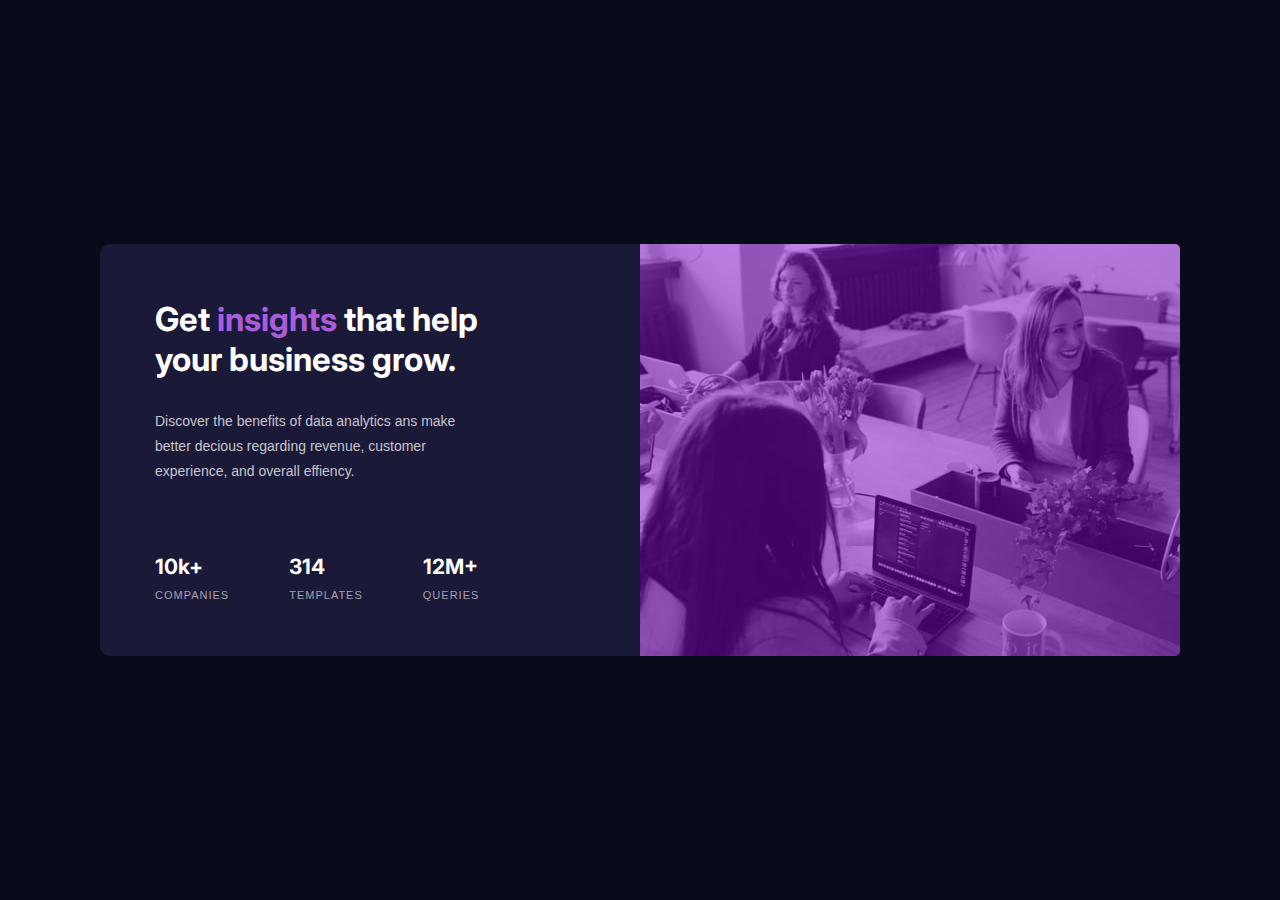
<file: index.html>
<!DOCTYPE html>
<html lang="fr">

<head>
    <meta charset="UTF-8">
    <link rel="stylesheet" href="./CSS/style.css">
    <link rel="shortcut icon" href="./img/favicon-32x32.png" type="image/x-icon">
    <meta http-equiv="X-UA-Compatible" content="IE=edge">
    <meta name="viewport" content="width=device-width, initial-scale=1.0">
    <title>Stats preview card component</title>
</head>

<body>
    <section>
        <div class="container-main">
            <div class="container-main__titre__p">
                <h1>Get <span>insights</span> that help<br>your business grow.</h1>
                <p>Discover the benefits of data analytics ans make<br>better decious regarding revenue, customer<br>
                    experience, and overall effiency.</p>
            </div>
            <div class="container-main__numbers">

                <div class="all container-main__numbers__left">
                    <h1>10k+</h1>
                    <p>COMPANIES</p>
                </div>

                <div class="all container-main__middle">
                    <h1>314</h1>
                    <p>TEMPLATES</p>
                </div>

                <div class="all container-main__bas3">
                    <h1>12M+</h1>
                    <p>QUERIES</p>
                </div>
            </div>
        </div>
        <div class="container-main__img">
            <div class="container-main__img__desktop"></div>
            <div class="container-main__img__mobile"></div>
        </div>
    </section>
</body>

</html>
</file>
<file: CSS/style.css>
@import url('https://fonts.googleapis.com/css2?family=Inter:wght@400;700&family=Lexend+Deca&display=swap');


*{
    margin: 0px;
    padding: 0px;
    list-style: none;
}
body{
    display: flex;
    justify-content: center;
    align-items: center;
    height: 100vh;
    background-color: hsl(233, 47%, 7%);
}
section{
    display: flex;
    justify-content: space-between;
    background-color: hsl(244, 38%, 16%);
    width: 1080px;
    border-radius: 10px;
}
h1{
    color: hsl(0, 0%, 100%);
    font-family: 'Inter', sans-serif;
}
p{
    font-family: 'Legend Deca', sans-serif;
}
.container-main{
    margin: 55px 0px 55px 55px;
}
.container-main__titre__p{
    margin-bottom: 70px;
}
.container-main__titre__p h1{
    margin-bottom: 30px;
    font-size: 33px;
}
.container-main__titre__p p{
    color: hsla(0, 0%, 100%, 0.75);
    line-height: 25px;
    font-size: 14px;
}
.container-main__titre__p span{
    color: hsl(277, 64%, 61%);
}
.container-main__numbers{
    display: flex;
}
.container-main__numbers h1{
    font-size: 21px;
}
.container-main__numbers p{
    color: hsla(0, 0%, 100%, 0.6);
    margin-top: 10px;
    font-size: 11px;
    letter-spacing: 1px;
}
.container-main__numbers__left, .container-main__middle{
    margin-right: 60px;
}
.container-main__img{
    display: flex;
    background-color: hsl(277, 94%, 41%);
    border-radius: 0px 5px 5px 0px;
}
.container-main__img__desktop{
    background-image: url(../img/image-header-desktop.jpg);
    opacity: 0.5;
    width: 540px;
    background-size: cover;
    background-repeat: no-repeat;
    border-radius: 0px 5px 5px 0px;
}
.container-main__img__mobile{
    background-image: url(../img/image-header-mobile.jpg);
}

@media screen and (max-width: 1000px) {

    section{
        flex-direction: column-reverse;
        width: auto;
    }
    .container-main{
        margin: 35px;
        text-align: center;
    }
    .container-main__img__desktop{
        display: none;    
    }
    .container-main__img__mobile{
        width: 100%;
        height: 350px;
        background-size: cover;
        background-repeat: no-repeat;
        border-radius: 5px 5px 0px 0px;
        opacity: 0.5;
    }
    .container-main__img{
        border-radius: 5px 5px 0px 0px;
    }
    .container-main__numbers{
        flex-direction: column;
    }
    .container-main__numbers .all{
        margin: 15px 0px; 
    }
    .container-main__titre__p{
        margin-bottom: 40px;
    }
    .container-main__bas p{
        margin-top: 7px;
    }
}
</file>
